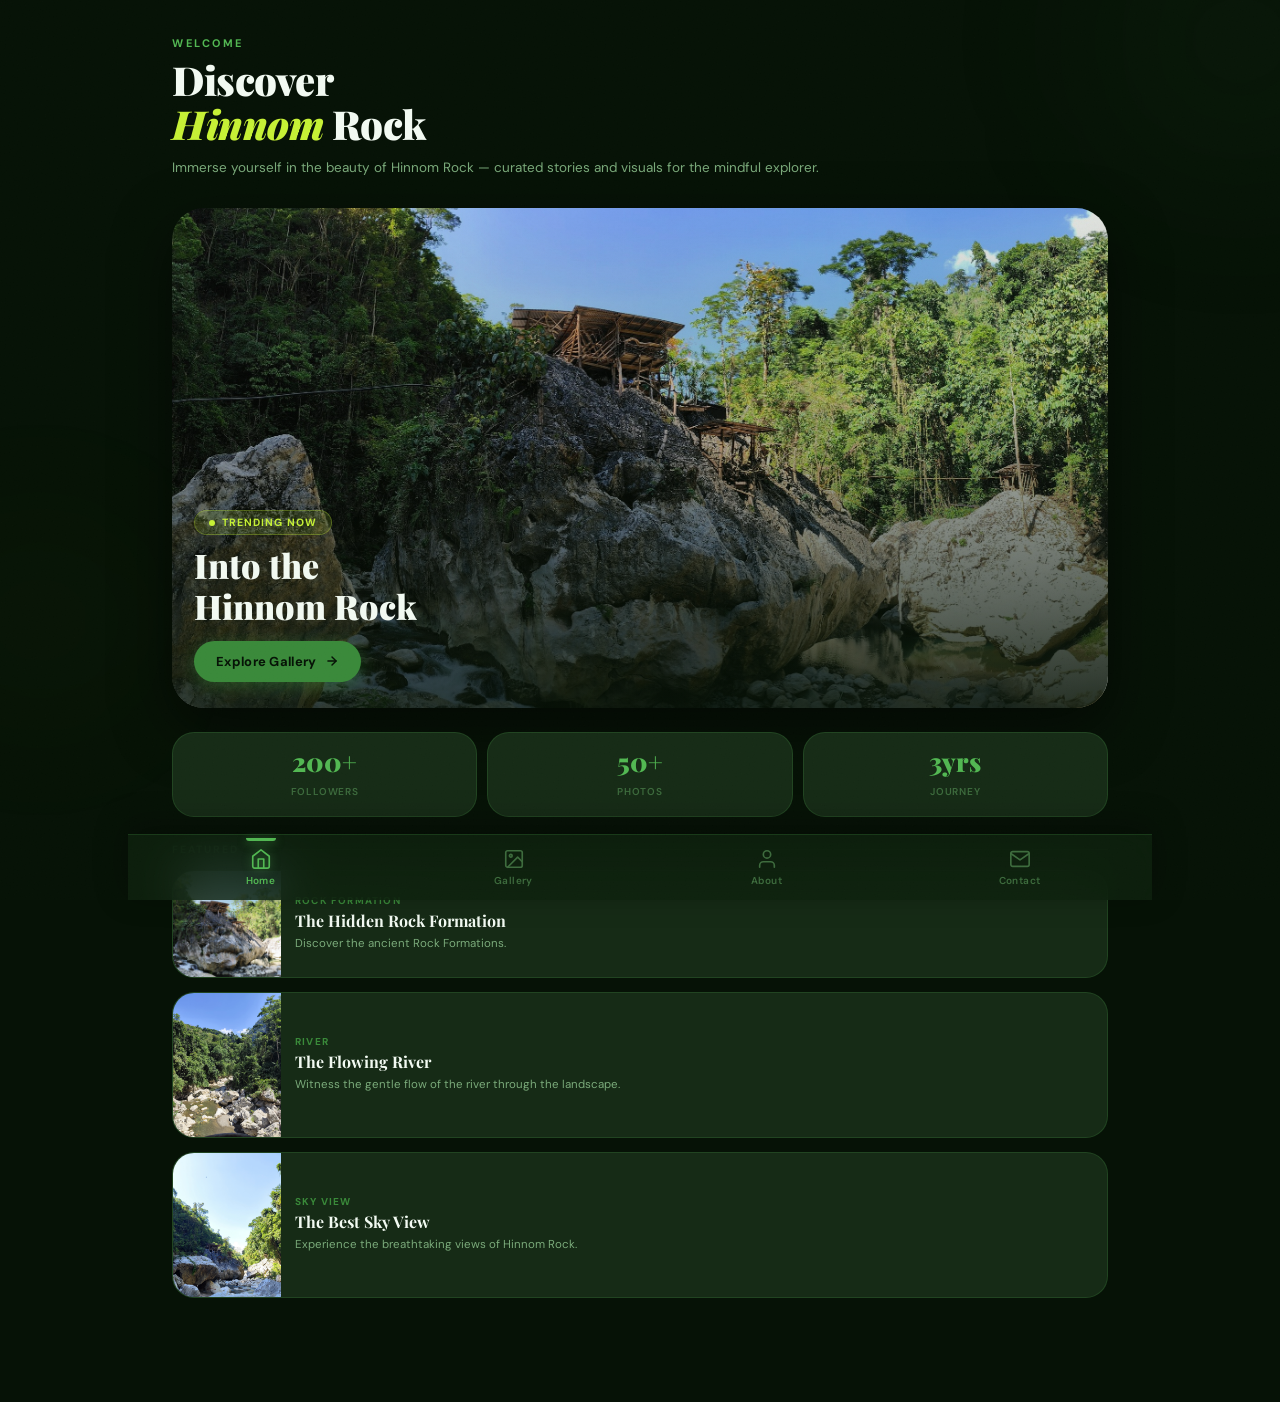
<file: index.html>
<!DOCTYPE html>
<html lang="en">
<head>
  <meta charset="UTF-8" />
  <meta name="viewport" content="width=device-width, initial-scale=1.0, maximum-scale=1.0, user-scalable=no" />
  <meta name="theme-color" content="#061206" />
  <meta name="description" content="Hinnom Rock — Discover nature's finest through curated photography and stories." />
  <title>Hinnom Rock — Home</title>
  <link rel="stylesheet" href="style.css" />
</head>
<body>

  <div class="glow-orb glow-orb-1"></div>
  <div class="glow-orb glow-orb-2"></div>

  <main class="page">

    <!-- Header -->
    <header class="ph">
      <span class="ph-eyebrow">Welcome</span>
      <h1 class="ph-title">Discover<br /><em>Hinnom</em> Rock</h1>
      <p class="ph-sub">Immerse yourself in the beauty of Hinnom Rock — curated stories and visuals for the mindful explorer.</p>
    </header>

    <!-- Hero -->
    <div class="hero reveal">
      <img
        class="hero-img"
        src="background/home-bg.jpg"
        alt="Sunlit forest canopy"
        loading="eager"
      />
      <div class="hero-grad"></div>
      <div class="hero-body">
        <div class="hero-pill">
          <span class="hero-dot"></span>
          Trending Now
        </div>
        <h2 class="hero-title">Into the<br />Hinnom Rock</h2>
        <a href="gallery.html" class="hero-btn">
          Explore Gallery
          <svg viewBox="0 0 24 24"><line x1="5" y1="12" x2="19" y2="12"/><polyline points="12 5 19 12 12 19"/></svg>
        </a>
      </div>
    </div>

    <!-- Stats -->
    <div class="stats">
      <div class="stat reveal"><span class="stat-n">200+</span><span class="stat-l">Followers</span></div>
      <div class="stat reveal"><span class="stat-n">50+</span><span class="stat-l">Photos</span></div>
      <div class="stat reveal"><span class="stat-n">3yrs</span><span class="stat-l">Journey</span></div>
    </div>

    <!-- Feature Cards -->
    <p class="sec-label reveal">Featured</p>

    <article class="card reveal">
      <div class="card-thumb">
        <img
          src="images/Rock-Formation.jpg"
          alt="Forest path through ancient trees"
          loading="lazy"
        />
      </div>
      <div class="card-body">
        <span class="card-tag">Rock Formation</span>
        <h3 class="card-title">The Hidden Rock Formation</h3>
        <p class="card-desc">Discover the ancient Rock Formations.</p>
      </div>
    </article>

    <article class="card reveal">
      <div class="card-thumb">
        <img
          src="images/River.jpg"
          alt="Alpine meadow at dawn"
          loading="lazy"
        />
      </div>
      <div class="card-body">
        <span class="card-tag">River</span>
        <h3 class="card-title">The Flowing River</h3>
        <p class="card-desc">Witness the gentle flow of the river through the landscape.</p>
      </div>
    </article>

    <article class="card reveal">
      <div class="card-thumb">
        <img
          src="images/Sky.jpg"
          alt="Deep jungle vegetation"
          loading="lazy"
        />
      </div>
      <div class="card-body">
        <span class="card-tag">Sky View</span>
        <h3 class="card-title">The Best Sky View</h3>
        <p class="card-desc">Experience the breathtaking views of Hinnom Rock.</p>
      </div>
    </article>

  </main>

  <!-- Bottom Nav -->
  <nav class="nav">
    <a href="index.html" class="nav-link active" aria-label="Home">
      <svg viewBox="0 0 24 24"><path d="M3 9l9-7 9 7v11a2 2 0 01-2 2H5a2 2 0 01-2-2z"/><polyline points="9 22 9 12 15 12 15 22"/></svg>
      <span>Home</span>
    </a>
    <a href="gallery.html" class="nav-link" aria-label="Gallery">
      <svg viewBox="0 0 24 24"><rect x="3" y="3" width="18" height="18" rx="2"/><circle cx="8.5" cy="8.5" r="1.5"/><polyline points="21 15 16 10 5 21"/></svg>
      <span>Gallery</span>
    </a>
    <a href="about.html" class="nav-link" aria-label="About">
      <svg viewBox="0 0 24 24"><path d="M20 21v-2a4 4 0 00-4-4H8a4 4 0 00-4 4v2"/><circle cx="12" cy="7" r="4"/></svg>
      <span>About</span>
    </a>
    <a href="contact.html" class="nav-link" aria-label="Contact">
      <svg viewBox="0 0 24 24"><path d="M4 4h16c1.1 0 2 .9 2 2v12c0 1.1-.9 2-2 2H4c-1.1 0-2-.9-2-2V6c0-1.1.9-2 2-2z"/><polyline points="22,6 12,13 2,6"/></svg>
      <span>Contact</span>
    </a>
  </nav>

  <script src="app.js"></script>
</body>
</html>
</file>
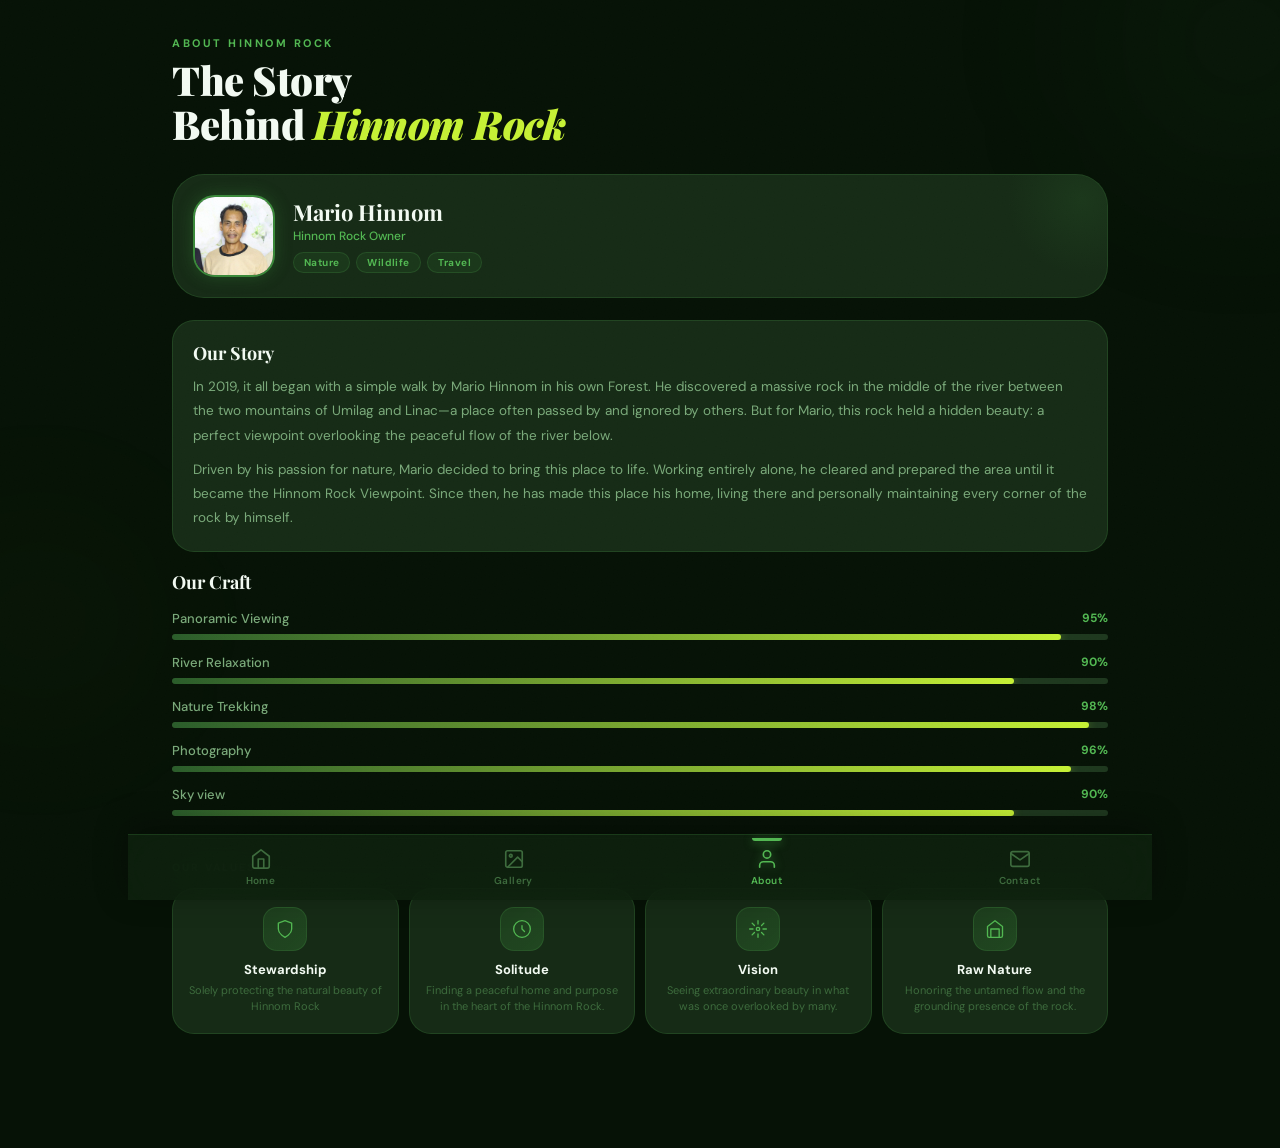
<file: about.html>
<!DOCTYPE html>
<html lang="en">
<head>
  <meta charset="UTF-8" />
  <meta name="viewport" content="width=device-width, initial-scale=1.0, maximum-scale=1.0, user-scalable=no" />
  <meta name="theme-color" content="#061206" />
  <meta name="description" content="Hinnom Rock — About us, our story and our craft." />
  <title>Hinnom Rock — About</title>
  <link rel="stylesheet" href="style.css" />
</head>
<body>

  <div class="glow-orb glow-orb-1"></div>
  <div class="glow-orb glow-orb-2"></div>

  <main class="page">

    <header class="ph">
      <span class="ph-eyebrow">About Hinnom Rock</span>
      <h1 class="ph-title">The Story<br />Behind <em>Hinnom Rock</em></h1>
    </header>

    <!-- Profile -->
    <div class="profile-wrap reveal">
      <div class="av">
        <img
          src="images/Mario.jpg"
          alt="Mario Hinnom — photographer"
          loading="eager"
        />
      </div>
      <div class="pinfo">
        <h2 class="pname">Mario Hinnom</h2>
        <p class="prole">Hinnom Rock Owner</p>
        <div class="badges">
          <span class="badge">Nature</span>
          <span class="badge">Wildlife</span>
          <span class="badge">Travel</span>
        </div>
      </div>
    </div>

    <!-- Bio -->
    <div class="about-box reveal">
      <h3>Our Story</h3>
      <p>
        In 2019, it all began with a simple walk by Mario Hinnom in his own Forest. He discovered a massive rock in the middle of the river between the two mountains of Umilag and Linac—a place often passed by and ignored by others. But for Mario, this rock held a hidden beauty: a perfect viewpoint overlooking the peaceful flow of the river below.
      </p>
      <p>
        Driven by his passion for nature, Mario decided to bring this place to life. Working entirely alone, he cleared and prepared the area until it became the Hinnom Rock Viewpoint. Since then, he has made this place his home, living there and personally maintaining every corner of the rock by himself.
      </p>
    </div>

    <!-- Skills -->
    <div class="skills-section reveal">
      <h3>Our Craft</h3>

      <div class="sk">
        <div class="sk-row">
          <span class="sk-name">Panoramic Viewing</span>
          <span class="sk-pct">95%</span>
        </div>
        <div class="sk-bar"><div class="sk-fill" style="--w:95%"></div></div>
      </div>

      <div class="sk">
        <div class="sk-row">
          <span class="sk-name">River Relaxation</span>
          <span class="sk-pct">90%</span>
        </div>
        <div class="sk-bar"><div class="sk-fill" style="--w:90%"></div></div>
      </div>

      <div class="sk">
        <div class="sk-row">
          <span class="sk-name">Nature Trekking</span>
          <span class="sk-pct">98%</span>
        </div>
        <div class="sk-bar"><div class="sk-fill" style="--w:98%"></div></div>
      </div>

      <div class="sk">
        <div class="sk-row">
          <span class="sk-name">Photography</span>
          <span class="sk-pct">96%</span>
        </div>
        <div class="sk-bar"><div class="sk-fill" style="--w:96%"></div></div>
      </div>

      <div class="sk">
        <div class="sk-row">
          <span class="sk-name">Sky view</span>
          <span class="sk-pct">90%</span>
        </div>
        <div class="sk-bar"><div class="sk-fill" style="--w:90%"></div></div>
      </div>

    </div>

    <div class="divider"></div>

    <!-- Values -->
    <p class="sec-label reveal">Our Values</p>

    <div class="vals reveal">
      <div class="val">
        <div class="val-icon">
          <svg viewBox="0 0 24 24" fill="none" stroke="currentColor" stroke-width="1.6" stroke-linecap="round" stroke-linejoin="round"><path d="M12 22s8-4 8-10V5l-8-3-8 3v7c0 6 8 10 8 10z"/></svg>
        </div>
        <h4 class="val-title">Stewardship</h4>
        <p class="val-desc">Solely protecting the natural beauty of Hinnom Rock</p>
      </div>
      <div class="val">
        <div class="val-icon">
          <svg viewBox="0 0 24 24" fill="none" stroke="currentColor" stroke-width="1.6" stroke-linecap="round" stroke-linejoin="round"><circle cx="12" cy="12" r="10"/><path d="M12 8v4l3 3"/></svg>
        </div>
        <h4 class="val-title">Solitude</h4>
        <p class="val-desc">Finding a peaceful home and purpose in the heart of the Hinnom Rock.</p>
      </div>
      <div class="val">
        <div class="val-icon">
          <svg viewBox="0 0 24 24" fill="none" stroke="currentColor" stroke-width="1.6" stroke-linecap="round" stroke-linejoin="round"><circle cx="12" cy="12" r="2"/><path d="M12 2v4M12 18v4M4.93 4.93l2.83 2.83M16.24 16.24l2.83 2.83M2 12h4M18 12h4M4.93 19.07l2.83-2.83M16.24 7.76l2.83-2.83"/></svg>
        </div>
        <h4 class="val-title">Vision</h4>
        <p class="val-desc">Seeing extraordinary beauty in what was once overlooked by many.</p>
      </div>
      <div class="val">
        <div class="val-icon">
          <svg viewBox="0 0 24 24" fill="none" stroke="currentColor" stroke-width="1.6" stroke-linecap="round" stroke-linejoin="round"><path d="M3 9l9-7 9 7v11a2 2 0 01-2 2H5a2 2 0 01-2-2z"/><path d="M17 22V12H7v10"/></svg>
        </div>
        <h4 class="val-title">Raw Nature</h4>
        <p class="val-desc">Honoring the untamed flow and the grounding presence of the rock.</p>
      </div>
    </div>

  </main>

  <!-- Bottom Nav -->
  <nav class="nav">
    <a href="index.html" class="nav-link" aria-label="Home">
      <svg viewBox="0 0 24 24"><path d="M3 9l9-7 9 7v11a2 2 0 01-2 2H5a2 2 0 01-2-2z"/><polyline points="9 22 9 12 15 12 15 22"/></svg>
      <span>Home</span>
    </a>
    <a href="gallery.html" class="nav-link" aria-label="Gallery">
      <svg viewBox="0 0 24 24"><rect x="3" y="3" width="18" height="18" rx="2"/><circle cx="8.5" cy="8.5" r="1.5"/><polyline points="21 15 16 10 5 21"/></svg>
      <span>Gallery</span>
    </a>
    <a href="about.html" class="nav-link active" aria-label="About">
      <svg viewBox="0 0 24 24"><path d="M20 21v-2a4 4 0 00-4-4H8a4 4 0 00-4 4v2"/><circle cx="12" cy="7" r="4"/></svg>
      <span>About</span>
    </a>
    <a href="contact.html" class="nav-link" aria-label="Contact">
      <svg viewBox="0 0 24 24"><path d="M4 4h16c1.1 0 2 .9 2 2v12c0 1.1-.9 2-2 2H4c-1.1 0-2-.9-2-2V6c0-1.1.9-2 2-2z"/><polyline points="22,6 12,13 2,6"/></svg>
      <span>Contact</span>
    </a>
  </nav>

  <script src="app.js"></script>
</body>
</html>
</file>
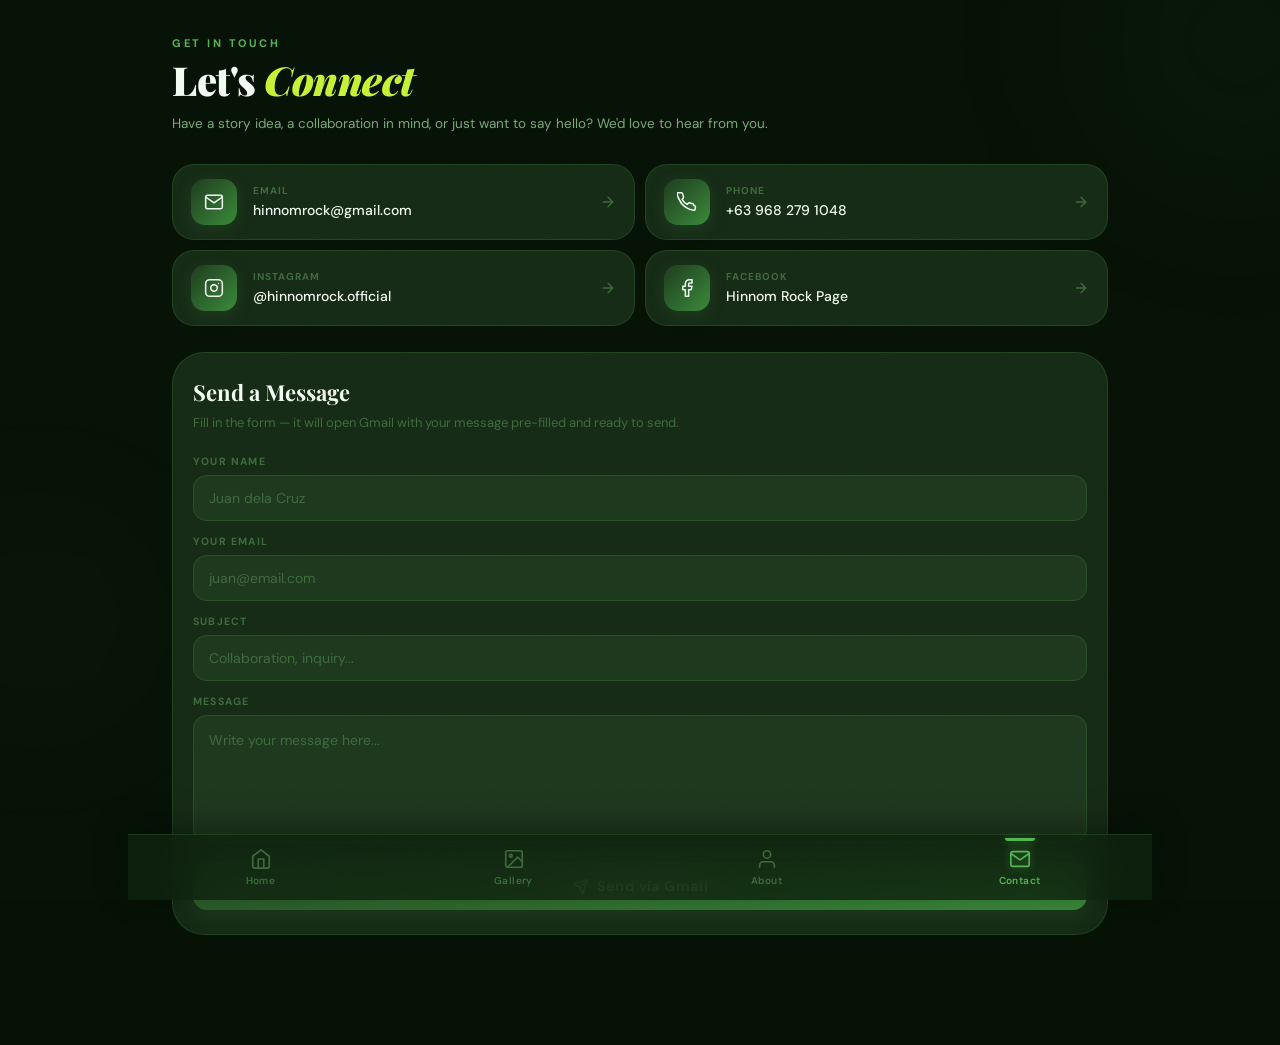
<file: contact.html>
<!DOCTYPE html>
<html lang="en">
<head>
  <meta charset="UTF-8" />
  <meta name="viewport" content="width=device-width, initial-scale=1.0, maximum-scale=1.0, user-scalable=no" />
  <meta name="theme-color" content="#061206" />
  <meta name="description" content="Hinnom Rock — Contact us." />
  <title>Hinnom Rock — Contact</title>
  <link rel="stylesheet" href="style.css" />
</head>
<body>

  <div class="glow-orb glow-orb-1"></div>
  <div class="glow-orb glow-orb-2"></div>

  <main class="page">

    <header class="ph">
      <span class="ph-eyebrow">Get In Touch</span>
      <h1 class="ph-title">Let's <em>Connect</em></h1>
      <p class="ph-sub">Have a story idea, a collaboration in mind, or just want to say hello? We'd love to hear from you.</p>
    </header>

    <!-- Quick Contact Links -->
    <div class="c-methods reveal">

      <a href="mailto:bunnagwilkin@gmail.com" class="c-card">
        <div class="c-ico">
          <svg viewBox="0 0 24 24" fill="none" stroke="currentColor" stroke-width="1.8" stroke-linecap="round" stroke-linejoin="round"><path d="M4 4h16c1.1 0 2 .9 2 2v12c0 1.1-.9 2-2 2H4c-1.1 0-2-.9-2-2V6c0-1.1.9-2 2-2z"/><polyline points="22,6 12,13 2,6"/></svg>
        </div>
        <div class="c-info">
          <span class="c-type">Email</span>
          <span class="c-val">hinnomrock@gmail.com</span>
        </div>
        <svg class="c-arr-svg" viewBox="0 0 24 24" fill="none" stroke="currentColor" stroke-width="2" stroke-linecap="round" stroke-linejoin="round"><line x1="5" y1="12" x2="19" y2="12"/><polyline points="12 5 19 12 12 19"/></svg>
      </a>

      <a href="tel:+639682791048" class="c-card">
        <div class="c-ico">
          <svg viewBox="0 0 24 24" fill="none" stroke="currentColor" stroke-width="1.8" stroke-linecap="round" stroke-linejoin="round"><path d="M22 16.92v3a2 2 0 01-2.18 2 19.79 19.79 0 01-8.63-3.07A19.5 19.5 0 013.07 9.81a19.79 19.79 0 01-3.07-8.68A2 2 0 012 .99h3a2 2 0 012 1.72c.127.96.361 1.903.7 2.81a2 2 0 01-.45 2.11L6.09 8.91a16 16 0 006 6l1.27-1.27a2 2 0 012.11-.45c.907.339 1.85.573 2.81.7a2 2 0 011.72 2.02z"/></svg>
        </div>
        <div class="c-info">
          <span class="c-type">Phone</span>
          <span class="c-val">+63 968 279 1048</span>
        </div>
        <svg class="c-arr-svg" viewBox="0 0 24 24" fill="none" stroke="currentColor" stroke-width="2" stroke-linecap="round" stroke-linejoin="round"><line x1="5" y1="12" x2="19" y2="12"/><polyline points="12 5 19 12 12 19"/></svg>
      </a>

      <a href="#" target="_blank" rel="noopener noreferrer" class="c-card">
        <div class="c-ico">
          <svg viewBox="0 0 24 24" fill="none" stroke="currentColor" stroke-width="1.8" stroke-linecap="round" stroke-linejoin="round"><rect x="2" y="2" width="20" height="20" rx="5"/><path d="M16 11.37A4 4 0 1112.63 8 4 4 0 0116 11.37z"/><line x1="17.5" y1="6.5" x2="17.51" y2="6.5"/></svg>
        </div>
        <div class="c-info">
          <span class="c-type">Instagram</span>
          <span class="c-val">@hinnomrock.official</span>
        </div>
        <svg class="c-arr-svg" viewBox="0 0 24 24" fill="none" stroke="currentColor" stroke-width="2" stroke-linecap="round" stroke-linejoin="round"><line x1="5" y1="12" x2="19" y2="12"/><polyline points="12 5 19 12 12 19"/></svg>
      </a>

      <a href="https://www.facebook.com/profile.php?id=61573408268563&mibextid=wwXIfr&mibextid=wwXIfr" target="_blank" rel="noopener noreferrer" class="c-card">
        <div class="c-ico">
          <svg viewBox="0 0 24 24" fill="none" stroke="currentColor" stroke-width="1.8" stroke-linecap="round" stroke-linejoin="round"><path d="M18 2h-3a5 5 0 00-5 5v3H7v4h3v8h4v-8h3l1-4h-4V7a1 1 0 011-1h3z"/></svg>
        </div>
        <div class="c-info">
          <span class="c-type">Facebook</span>
          <span class="c-val">Hinnom Rock Page</span>
        </div>
        <svg class="c-arr-svg" viewBox="0 0 24 24" fill="none" stroke="currentColor" stroke-width="2" stroke-linecap="round" stroke-linejoin="round"><line x1="5" y1="12" x2="19" y2="12"/><polyline points="12 5 19 12 12 19"/></svg>
      </a>

    </div>

    <!-- Contact Form -->
    <div class="c-form-wrap reveal">
      <h3>Send a Message</h3>
      <p class="c-form-sub">Fill in the form — it will open Gmail with your message pre-filled and ready to send.</p>

      <div id="formBody">

        <div class="fg">
          <label class="fl" for="iName">Your Name</label>
          <input class="fi" type="text" id="iName" placeholder="Juan dela Cruz" autocomplete="name" />
        </div>

        <div class="fg">
          <label class="fl" for="iEmail">Your Email</label>
          <input class="fi" type="email" id="iEmail" placeholder="juan@email.com" autocomplete="email" />
        </div>

        <div class="fg">
          <label class="fl" for="iSubject">Subject</label>
          <input class="fi" type="text" id="iSubject" placeholder="Collaboration, inquiry..." />
        </div>

        <div class="fg">
          <label class="fl" for="iMsg">Message</label>
          <textarea class="fta" id="iMsg" placeholder="Write your message here..."></textarea>
        </div>

        <button class="f-submit" id="sendBtn" type="button">
          <svg viewBox="0 0 24 24" fill="none" stroke="currentColor" stroke-width="2" stroke-linecap="round" stroke-linejoin="round"><line x1="22" y1="2" x2="11" y2="13"/><polygon points="22 2 15 22 11 13 2 9 22 2"/></svg>
          Send via Gmail
        </button>

      </div>

      <!-- Success message shown after send -->
      <div class="f-success" id="formSuccess">
        <div class="f-success-icon">
          <svg viewBox="0 0 24 24" fill="none" stroke="currentColor" stroke-width="1.5" stroke-linecap="round" stroke-linejoin="round"><path d="M22 11.08V12a10 10 0 11-5.93-9.14"/><polyline points="22 4 12 14.01 9 11.01"/></svg>
        </div>
        <h3>Gmail Opened!</h3>
        <p>Your message has been pre-filled in Gmail. Just tap Send — we'll get back to you soon.</p>
      </div>

    </div>

  </main>

  <!-- Bottom Nav -->
  <nav class="nav">
    <a href="index.html" class="nav-link" aria-label="Home">
      <svg viewBox="0 0 24 24"><path d="M3 9l9-7 9 7v11a2 2 0 01-2 2H5a2 2 0 01-2-2z"/><polyline points="9 22 9 12 15 12 15 22"/></svg>
      <span>Home</span>
    </a>
    <a href="gallery.html" class="nav-link" aria-label="Gallery">
      <svg viewBox="0 0 24 24"><rect x="3" y="3" width="18" height="18" rx="2"/><circle cx="8.5" cy="8.5" r="1.5"/><polyline points="21 15 16 10 5 21"/></svg>
      <span>Gallery</span>
    </a>
    <a href="about.html" class="nav-link" aria-label="About">
      <svg viewBox="0 0 24 24"><path d="M20 21v-2a4 4 0 00-4-4H8a4 4 0 00-4 4v2"/><circle cx="12" cy="7" r="4"/></svg>
      <span>About</span>
    </a>
    <a href="contact.html" class="nav-link active" aria-label="Contact">
      <svg viewBox="0 0 24 24"><path d="M4 4h16c1.1 0 2 .9 2 2v12c0 1.1-.9 2-2 2H4c-1.1 0-2-.9-2-2V6c0-1.1.9-2 2-2z"/><polyline points="22,6 12,13 2,6"/></svg>
      <span>Contact</span>
    </a>
  </nav>

  <script src="app.js"></script>
</body>
</html>
</file>
<file: style.css>
/* ============================================================
   VERDE — style.css
   Single stylesheet for: Home | Gallery | About | Contact
   ============================================================ */

@import url('https://fonts.googleapis.com/css2?family=Playfair+Display:ital,wght@0,700;0,900;1,700&family=DM+Sans:wght@300;400;500;600;700&display=swap');

/* ============================================================
   CSS VARIABLES
   ============================================================ */
:root {
  --g900: #061206;
  --g800: #0c1e0c;
  --g700: #152815;
  --g600: #1e3c1e;
  --g500: #2a5c2a;
  --g400: #3a8a3a;
  --g300: #52b852;
  --g200: #8fd88f;
  --g100: #c5eec5;
  --g50:  #eafaea;

  --lime:   #c6f135;
  --gold:   #d4b96a;
  --white:  #f2faf2;
  --muted:  #7aaa7a;
  --dim:    #3d6b3d;
  --dark:   #061206;

  --surface1: #0e220e;
  --surface2: #162b16;
  --surface3: #1e381e;
  --surface4: #274527;

  --border:       rgba(82, 184, 82, 0.18);
  --border-hover: rgba(82, 184, 82, 0.45);
  --glow-sm:      0 0 16px rgba(58,138,58,0.35);
  --glow-md:      0 0 32px rgba(58,138,58,0.45);
  --glow-lg:      0 0 64px rgba(58,138,58,0.55);

  --r-sm:   8px;
  --r-md:   14px;
  --r-lg:   22px;
  --r-xl:   32px;
  --r-full: 9999px;

  --sh-card:     0 8px 24px rgba(0,0,0,0.45);
  --sh-elevated: 0 20px 56px rgba(0,0,0,0.55);

  --ease: cubic-bezier(0.4,0,0.2,1);
  --t:  all 0.28s var(--ease);
  --ts: all 0.55s var(--ease);

  --nav-h:   66px;
  --max-w:   480px;
}

/* ============================================================
   RESET
   ============================================================ */
*, *::before, *::after { margin:0; padding:0; box-sizing:border-box; }
html { font-size:16px; scroll-behavior:smooth; -webkit-text-size-adjust:100%; }

body {
  font-family: 'DM Sans', sans-serif;
  background: var(--g900);
  color: var(--white);
  min-height: 100vh;
  overflow-x: hidden;
  max-width: var(--max-w);
  margin: 0 auto;
  padding-bottom: calc(var(--nav-h) + 24px);
}

img   { display:block; max-width:100%; height:auto; }
a     { text-decoration:none; color:inherit; }
button, input, textarea, select { font-family:inherit; }
button { cursor:pointer; border:none; background:none; }
ul     { list-style:none; }

/* Grain overlay */
body::after {
  content:'';
  position:fixed;
  inset:0;
  pointer-events:none;
  z-index:9998;
  background-image: url("data:image/svg+xml,%3Csvg xmlns='http://www.w3.org/2000/svg' width='300' height='300'%3E%3Cfilter id='n'%3E%3CfeTurbulence type='fractalNoise' baseFrequency='0.75' numOctaves='4' stitchTiles='stitch'/%3E%3C/filter%3E%3Crect width='300' height='300' filter='url(%23n)' opacity='0.035'/%3E%3C/svg%3E");
  opacity:0.5;
}

/* ============================================================
   AMBIENT GLOWS
   ============================================================ */
.glow-orb {
  position:fixed;
  border-radius:50%;
  pointer-events:none;
  z-index:0;
  filter:blur(90px);
}
.glow-orb-1 {
  width:320px; height:320px;
  background:radial-gradient(circle, rgba(42,92,42,0.18) 0%, transparent 70%);
  top:-120px; right:-120px;
}
.glow-orb-2 {
  width:240px; height:240px;
  background:radial-gradient(circle, rgba(198,241,53,0.06) 0%, transparent 70%);
  bottom:160px; left:-80px;
}

/* ============================================================
   PAGE WRAPPER
   ============================================================ */
.page {
  position:relative;
  z-index:1;
  padding:28px 20px 0;
}

/* ============================================================
   BOTTOM NAV
   ============================================================ */
.nav {
  position:fixed;
  bottom:0; left:50%;
  transform:translateX(-50%);
  width:100%; max-width:var(--max-w);
  height:var(--nav-h);
  background:rgba(14,34,14,0.82);
  backdrop-filter:blur(24px);
  -webkit-backdrop-filter:blur(24px);
  border-top:1px solid var(--border);
  display:flex;
  align-items:center;
  justify-content:space-around;
  padding:0 6px;
  z-index:999;
  box-shadow:0 -8px 32px rgba(0,0,0,0.35);
}

.nav-link {
  display:flex;
  flex-direction:column;
  align-items:center;
  gap:4px;
  padding:10px 14px;
  border-radius:var(--r-md);
  transition:var(--t);
  flex:1;
  position:relative;
}
.nav-link svg {
  width:22px; height:22px;
  stroke:var(--dim);
  fill:none;
  stroke-width:1.8;
  stroke-linecap:round;
  stroke-linejoin:round;
  transition:var(--t);
}
.nav-link span {
  font-size:10px;
  font-weight:600;
  color:var(--dim);
  letter-spacing:0.4px;
  transition:var(--t);
}
.nav-link.active svg,
.nav-link:hover  svg  { stroke:var(--g300); filter:drop-shadow(0 0 4px rgba(82,184,82,0.5)); }
.nav-link.active span,
.nav-link:hover  span { color:var(--g300); }

.nav-link.active::before {
  content:'';
  position:absolute;
  top:0; left:50%;
  transform:translateX(-50%);
  width:30px; height:2.5px;
  background:var(--g300);
  border-radius:0 0 4px 4px;
  box-shadow:0 2px 8px rgba(82,184,82,0.55);
}

/* ============================================================
   PAGE HEADER
   ============================================================ */
.ph {
  margin-bottom:28px;
}
.ph-eyebrow {
  display:block;
  font-size:11px;
  font-weight:700;
  color:var(--g300);
  letter-spacing:2.5px;
  text-transform:uppercase;
  margin-bottom:8px;
}
.ph-title {
  font-family:'Playfair Display', serif;
  font-size:34px;
  font-weight:900;
  line-height:1.1;
  letter-spacing:-0.5px;
}
.ph-title em { font-style:italic; color:var(--lime); }
.ph-sub {
  margin-top:10px;
  font-size:13.5px;
  color:var(--muted);
  line-height:1.75;
}

/* ============================================================
   SECTION LABEL
   ============================================================ */
.sec-label {
  display:flex;
  align-items:center;
  gap:10px;
  font-size:10.5px;
  font-weight:700;
  color:var(--dim);
  letter-spacing:2px;
  text-transform:uppercase;
  margin-bottom:14px;
}
.sec-label::after {
  content:'';
  flex:1;
  height:1px;
  background:var(--border);
}

/* ============================================================
   HOME — HERO CARD
   ============================================================ */
.hero {
  position:relative;
  border-radius:var(--r-xl);
  overflow:hidden;
  height:370px;
  margin-bottom:24px;
  box-shadow:var(--sh-elevated);
}
.hero-img {
  width:100%; height:100%;
  object-fit:cover;
  object-position:center;
}
.hero-grad {
  position:absolute;
  inset:0;
  background:linear-gradient(
    175deg,
    rgba(6,18,6,0.05) 0%,
    rgba(6,18,6,0.25) 45%,
    rgba(6,18,6,0.88) 100%
  );
}
.hero-body {
  position:absolute;
  bottom:0; left:0; right:0;
  padding:26px 22px;
}
.hero-pill {
  display:inline-flex;
  align-items:center;
  gap:7px;
  background:rgba(198,241,53,0.12);
  border:1px solid rgba(198,241,53,0.28);
  border-radius:var(--r-full);
  padding:5px 14px;
  font-size:10.5px;
  font-weight:700;
  color:var(--lime);
  letter-spacing:1px;
  text-transform:uppercase;
  margin-bottom:10px;
}
.hero-dot {
  width:6px; height:6px;
  background:var(--lime);
  border-radius:50%;
  animation:pulse 2s ease-in-out infinite;
}
@keyframes pulse {
  0%,100% { opacity:1; transform:scale(1); }
  50%      { opacity:0.4; transform:scale(0.65); }
}
.hero-title {
  font-family:'Playfair Display', serif;
  font-size:28px;
  font-weight:900;
  line-height:1.2;
  margin-bottom:14px;
}
.hero-btn {
  display:inline-flex;
  align-items:center;
  gap:8px;
  background:var(--g400);
  color:var(--dark);
  border-radius:var(--r-full);
  padding:12px 22px;
  font-size:13px;
  font-weight:700;
  letter-spacing:0.3px;
  transition:var(--t);
  box-shadow:0 4px 18px rgba(58,138,58,0.45);
}
.hero-btn:hover, .hero-btn:active {
  background:var(--lime);
  transform:scale(1.04);
  box-shadow:0 6px 24px rgba(198,241,53,0.4);
}
.hero-btn svg {
  width:14px; height:14px;
  stroke:currentColor;
  fill:none;
  stroke-width:2.5;
  stroke-linecap:round;
  stroke-linejoin:round;
  transition:var(--t);
}
.hero-btn:hover svg { transform:translateX(3px); }

/* ============================================================
   HOME — STATS
   ============================================================ */
.stats {
  display:grid;
  grid-template-columns:repeat(3,1fr);
  gap:10px;
  margin-bottom:26px;
}
.stat {
  background:var(--surface2);
  border:1px solid var(--border);
  border-radius:var(--r-lg);
  padding:16px 10px;
  text-align:center;
  transition:var(--t);
}
.stat:hover {
  border-color:var(--border-hover);
  box-shadow:var(--glow-sm);
  transform:translateY(-2px);
}
.stat-n {
  display:block;
  font-family:'Playfair Display', serif;
  font-size:26px;
  font-weight:900;
  color:var(--g300);
  line-height:1;
  margin-bottom:4px;
}
.stat-l {
  font-size:10px;
  font-weight:600;
  color:var(--dim);
  letter-spacing:0.8px;
  text-transform:uppercase;
}

/* ============================================================
   HOME — FEATURE CARDS
   ============================================================ */
.card {
  display:flex;
  align-items:stretch;
  min-height:108px;
  background:var(--surface2);
  border:1px solid var(--border);
  border-radius:var(--r-lg);
  overflow:hidden;
  margin-bottom:14px;
  transition:var(--t);
}
.card:hover {
  border-color:var(--border-hover);
  transform:translateX(4px);
  box-shadow:var(--glow-sm);
}
.card-thumb {
  width:108px;
  flex-shrink:0;
  overflow:hidden;
}
.card-thumb img {
  width:100%; height:100%;
  object-fit:cover;
  transition:transform 0.5s var(--ease);
}
.card:hover .card-thumb img { transform:scale(1.08); }
.card-body {
  padding:14px;
  display:flex;
  flex-direction:column;
  justify-content:center;
  flex:1;
  gap:4px;
}
.card-tag {
  font-size:10px;
  font-weight:700;
  color:var(--g400);
  letter-spacing:1.2px;
  text-transform:uppercase;
}
.card-title {
  font-family:'Playfair Display', serif;
  font-size:16px;
  font-weight:700;
  line-height:1.3;
}
.card-desc {
  font-size:11.5px;
  color:var(--muted);
  line-height:1.6;
}

/* ============================================================
   GALLERY
   ============================================================ */
.gf-wrap {
  display:flex;
  gap:8px;
  overflow-x:auto;
  padding-bottom:4px;
  margin-bottom:20px;
  scrollbar-width:none;
}
.gf-wrap::-webkit-scrollbar { display:none; }
.gf-btn {
  flex-shrink:0;
  padding:7px 16px;
  border-radius:var(--r-full);
  font-size:12px;
  font-weight:600;
  letter-spacing:0.4px;
  border:1px solid var(--border);
  color:var(--dim);
  background:var(--surface2);
  transition:var(--t);
}
.gf-btn.active, .gf-btn:hover {
  background:var(--g500);
  border-color:var(--border-hover);
  color:var(--white);
  box-shadow:0 4px 12px rgba(42,92,42,0.4);
}

.gallery-grid {
  display:grid;
  grid-template-columns:repeat(2,1fr);
  gap:10px;
  margin-bottom:20px;
}
.g-item {
  border-radius:var(--r-md);
  overflow:hidden;
  position:relative;
  aspect-ratio:3/4;
  background:var(--surface3);
  box-shadow:var(--sh-card);
  transition:var(--t);
  cursor:pointer;
}
.g-item.wide {
  grid-column:1/-1;
  aspect-ratio:16/9;
}
.g-item img {
  width:100%; height:100%;
  object-fit:cover;
  transition:transform 0.6s var(--ease);
}
.g-item:hover { transform:scale(0.975); box-shadow:var(--glow-md); }
.g-item:hover img { transform:scale(1.06); }

.g-overlay {
  position:absolute;
  inset:0;
  background:linear-gradient(180deg, transparent 50%, rgba(6,18,6,0.88) 100%);
  display:flex;
  align-items:flex-end;
  padding:12px;
  opacity:0;
  transition:var(--t);
}
.g-item:hover .g-overlay { opacity:1; }
.g-label {
  font-size:11.5px;
  font-weight:600;
  color:var(--white);
}
.g-icon {
  position:absolute;
  top:50%; left:50%;
  transform:translate(-50%,-50%) scale(0.8);
  width:42px; height:42px;
  background:rgba(6,18,6,0.55);
  -webkit-backdrop-filter: blur(8px);
  backdrop-filter:blur(8px);
  border:1.5px solid rgba(255,255,255,0.22);
  border-radius:50%;
  display:flex; align-items:center; justify-content:center;
  opacity:0;
  transition:var(--t);
}
.g-icon svg {
  width:18px; height:18px;
  stroke:var(--white);
  fill:none;
  stroke-width:2;
  stroke-linecap:round;
  stroke-linejoin:round;
}
.g-item:hover .g-icon { opacity:1; transform:translate(-50%,-50%) scale(1); }

/* Lightbox */
.lb {
  position:fixed; inset:0;
  background:rgba(0,0,0,0.96);
  z-index:9999;
  display:flex; align-items:center; justify-content:center;
  padding:20px;
  opacity:0; pointer-events:none;
  transition:opacity 0.3s var(--ease);
}
.lb.open { opacity:1; pointer-events:all; }
.lb-img {
  max-width:100%; max-height:82vh;
  border-radius:var(--r-md);
  object-fit:contain;
  box-shadow:var(--sh-elevated);
  transform:scale(0.95);
  transition:transform 0.35s var(--ease);
}
.lb.open .lb-img { transform:scale(1); }
.lb-close {
  position:absolute; top:18px; right:18px;
  width:42px; height:42px;
  background:var(--surface3);
  border:1px solid var(--border);
  border-radius:50%;
  display:flex; align-items:center; justify-content:center;
  font-size:18px;
  color:var(--white);
  cursor:pointer;
  transition:var(--t);
}
.lb-close:hover { background:var(--g500); border-color:var(--border-hover); }
.lb-caption {
  position:absolute;
  bottom:28px; left:50%;
  transform:translateX(-50%);
  background:rgba(14,34,14,0.75);
  -webkit-backdrop-filter: blur(12px);
  backdrop-filter:blur(12px);
  border:1px solid var(--border);
  border-radius:var(--r-full);
  padding:6px 18px;
  font-size:12px;
  font-weight:500;
  color:var(--white);
  white-space:nowrap;
}

/* ============================================================
   ABOUT
   ============================================================ */
.profile-wrap {
  display:flex;
  align-items:center;
  gap:18px;
  background:var(--surface2);
  border:1px solid var(--border);
  border-radius:var(--r-xl);
  padding:20px;
  margin-bottom:22px;
  position:relative;
  overflow:hidden;
}
.profile-wrap::before {
  content:'';
  position:absolute;
  top:-50px; right:-50px;
  width:150px; height:150px;
  background:radial-gradient(circle, rgba(42,92,42,0.25) 0%, transparent 70%);
  border-radius:50%;
  pointer-events:none;
}
.av {
  width:82px; height:82px;
  border-radius:var(--r-lg);
  overflow:hidden;
  flex-shrink:0;
  border:2px solid var(--g400);
  box-shadow:var(--glow-sm);
}
.av img { width:100%; height:100%; object-fit:cover; }
.pinfo { flex:1; }
.pname {
  font-family:'Playfair Display', serif;
  font-size:22px; font-weight:700;
  line-height:1.2; margin-bottom:3px;
}
.prole {
  font-size:12px;
  color:var(--g300);
  font-weight:500;
  margin-bottom:8px;
}
.badges { display:flex; gap:6px; flex-wrap:wrap; }
.badge {
  padding:3px 10px;
  border-radius:var(--r-full);
  font-size:10px;
  font-weight:700;
  background:rgba(42,92,42,0.25);
  border:1px solid var(--border);
  color:var(--g300);
  letter-spacing:0.4px;
}

.about-box {
  background:var(--surface2);
  border:1px solid var(--border);
  border-radius:var(--r-lg);
  padding:20px;
  margin-bottom:18px;
}
.about-box h3 {
  font-family:'Playfair Display', serif;
  font-size:18px; font-weight:700;
  margin-bottom:10px;
}
.about-box p {
  font-size:13.5px;
  color:var(--muted);
  line-height:1.8;
}
.about-box p + p { margin-top:10px; }

/* Skill bars */
.skills-section { margin-bottom:20px; }
.skills-section h3 {
  font-family:'Playfair Display', serif;
  font-size:18px; font-weight:700;
  margin-bottom:16px;
}
.sk { margin-bottom:14px; }
.sk-row {
  display:flex;
  justify-content:space-between;
  align-items:center;
  margin-bottom:7px;
}
.sk-name { font-size:13px; font-weight:500; color:var(--muted); }
.sk-pct  { font-size:12px; font-weight:700; color:var(--g300); }
.sk-bar  {
  height:6px;
  background:var(--surface3);
  border-radius:var(--r-full);
  overflow:hidden;
}
.sk-fill {
  height:100%;
  border-radius:var(--r-full);
  background:linear-gradient(90deg, var(--g500), var(--lime));
  box-shadow:0 0 10px rgba(198,241,53,0.35);
  width:0;
  transition:width 1.3s cubic-bezier(0.22,1,0.36,1);
}
.sk-fill.go { width:var(--w); }

/* Values grid */
.vals {
  display:grid;
  grid-template-columns:1fr 1fr;
  gap:10px;
  margin-bottom:24px;
}
.val {
  background:var(--surface2);
  border:1px solid var(--border);
  border-radius:var(--r-lg);
  padding:18px 12px;
  text-align:center;
  transition:var(--t);
}
.val:hover {
  border-color:var(--border-hover);
  transform:translateY(-3px);
  box-shadow:var(--glow-sm);
}
.val-icon {
  width:44px; height:44px;
  margin:0 auto 10px;
  background:linear-gradient(135deg, rgba(42,92,42,0.4), rgba(58,138,58,0.3));
  border:1px solid var(--border);
  border-radius:var(--r-md);
  display:flex; align-items:center; justify-content:center;
  transition:var(--t);
}
.val-icon svg {
  width:20px; height:20px;
  stroke:var(--g300);
}
.val:hover .val-icon {
  background:linear-gradient(135deg, var(--g500), var(--g400));
  border-color:var(--border-hover);
  box-shadow:var(--glow-sm);
}
.val:hover .val-icon svg { stroke:var(--white); }
.val-title { font-size:13px; font-weight:700; margin-bottom:4px; }
.val-desc  { font-size:11px; color:var(--dim); line-height:1.5; }

/* ============================================================
   CONTACT
   ============================================================ */
.c-methods {
  display:flex;
  flex-direction:column;
  gap:10px;
  margin-bottom:26px;
}
.c-card {
  display:flex;
  align-items:center;
  gap:16px;
  background:var(--surface2);
  border:1px solid var(--border);
  border-radius:var(--r-lg);
  padding:14px 18px;
  transition:var(--t);
}
.c-card:hover {
  border-color:var(--border-hover);
  transform:translateX(4px);
  box-shadow:var(--glow-sm);
}
.c-ico {
  width:46px; height:46px;
  border-radius:var(--r-md);
  background:linear-gradient(135deg, var(--g600), var(--g400));
  display:flex; align-items:center; justify-content:center;
  flex-shrink:0;
  box-shadow:0 4px 14px rgba(42,92,42,0.35);
  transition:var(--t);
}
.c-ico svg {
  width:20px; height:20px;
  stroke:var(--white);
  flex-shrink:0;
}
.c-card:hover .c-ico {
  background:linear-gradient(135deg, var(--g500), var(--lime));
  box-shadow:0 6px 20px rgba(198,241,53,0.25);
}
.c-info { flex:1; }
.c-type  { font-size:10px; font-weight:700; color:var(--dim); letter-spacing:1px; text-transform:uppercase; margin-bottom:2px; display:block; }
.c-val   { font-size:14px; font-weight:500; }
.c-arr-svg {
  width:16px; height:16px;
  stroke:var(--dim);
  fill:none;
  stroke-width:2;
  stroke-linecap:round;
  stroke-linejoin:round;
  flex-shrink:0;
  transition:var(--t);
}
.c-card:hover .c-arr-svg { stroke:var(--g300); transform:translateX(4px); }

/* Form section */
.c-form-wrap {
  background:var(--surface2);
  border:1px solid var(--border);
  border-radius:var(--r-xl);
  padding:24px 20px;
  margin-bottom:20px;
}
.c-form-wrap h3 {
  font-family:'Playfair Display', serif;
  font-size:22px; font-weight:700;
  margin-bottom:5px;
}
.c-form-sub {
  font-size:13px;
  color:var(--dim);
  line-height:1.65;
  margin-bottom:22px;
}
.fg { margin-bottom:14px; }
.fl {
  display:block;
  font-size:10.5px;
  font-weight:700;
  color:var(--dim);
  letter-spacing:1.2px;
  text-transform:uppercase;
  margin-bottom:7px;
}
.fi, .fta {
  width:100%;
  background:var(--surface3);
  border:1px solid var(--border);
  border-radius:var(--r-md);
  padding:13px 15px;
  font-size:14px;
  color:var(--white);
  outline:none;
  transition:var(--t);
  -webkit-appearance:none;
}
.fi::placeholder, .fta::placeholder { color:var(--dim); }
.fi:focus, .fta:focus {
  border-color:var(--border-hover);
  background:var(--surface4);
  box-shadow:0 0 0 3px rgba(82,184,82,0.1);
}
.fta {
  resize:vertical;
  min-height:128px;
  line-height:1.65;
}
.fi.error, .fta.error {
  border-color:#f56565;
  animation:shake 0.45s ease;
}
@keyframes shake {
  0%,100% { transform:translateX(0); }
  20%      { transform:translateX(-7px); }
  40%      { transform:translateX(7px); }
  60%      { transform:translateX(-4px); }
  80%      { transform:translateX(4px); }
}

.f-submit {
  width:100%;
  padding:15px;
  background:linear-gradient(135deg, var(--g500), var(--g400));
  border-radius:var(--r-md);
  font-size:14.5px;
  font-weight:700;
  color:var(--white);
  letter-spacing:0.4px;
  transition:var(--t);
  box-shadow:0 4px 20px rgba(42,92,42,0.45);
  display:flex;
  align-items:center;
  justify-content:center;
  gap:8px;
}
.f-submit:hover {
  background:linear-gradient(135deg, var(--g400), var(--lime));
  color:var(--dark);
  transform:translateY(-2px);
  box-shadow:0 8px 28px rgba(198,241,53,0.35);
}
.f-submit:active { transform:translateY(0); }
.f-submit svg {
  width:17px; height:17px;
  stroke:currentColor; fill:none;
  stroke-width:2; stroke-linecap:round; stroke-linejoin:round;
}

/* Success */
.f-success {
  text-align:center;
  padding:32px 20px;
  display:none;
}
.f-success.show { display:block; }
.f-success-icon {
  width:72px; height:72px;
  margin:0 auto 18px;
  background:linear-gradient(135deg, var(--g600), var(--g400));
  border-radius:50%;
  display:flex; align-items:center; justify-content:center;
  box-shadow:0 0 32px rgba(58,138,58,0.5);
  animation:popIn 0.6s cubic-bezier(0.34,1.56,0.64,1);
}
.f-success-icon svg {
  width:34px; height:34px;
  stroke:var(--white);
}
@keyframes popIn {
  0%   { transform:scale(0); opacity:0; }
  100% { transform:scale(1); opacity:1; }
}
.f-success h3 {
  font-family:'Playfair Display', serif;
  font-size:24px; font-weight:700;
  color:var(--g300);
  margin-bottom:8px;
}
.f-success p { font-size:13px; color:var(--muted); line-height:1.7; }

/* ============================================================
   SCROLL REVEAL
   ============================================================ */
.reveal {
  opacity:0;
  transform:translateY(28px);
  transition:opacity 0.6s var(--ease), transform 0.6s var(--ease);
}
.reveal.in { opacity:1; transform:translateY(0); }

/* Stagger delays */
.reveal:nth-child(1) { transition-delay:0.04s; }
.reveal:nth-child(2) { transition-delay:0.08s; }
.reveal:nth-child(3) { transition-delay:0.12s; }
.reveal:nth-child(4) { transition-delay:0.16s; }
.reveal:nth-child(5) { transition-delay:0.20s; }
.reveal:nth-child(6) { transition-delay:0.24s; }

/* ============================================================
   DIVIDER
   ============================================================ */
.divider { height:1px; background:var(--border); margin:22px 0; }

/* ============================================================
   TABLET / IPAD  481px+
   ============================================================ */
@media (min-width:481px) {
  :root { --max-w:720px; }
  .gallery-grid { grid-template-columns:repeat(3,1fr); }
  .g-item.wide  { grid-column:1/3; }
  .vals         { grid-template-columns:repeat(4,1fr); }
  .ph-title     { font-size:40px; }
  .hero         { height:430px; }
  .c-methods    { display:grid; grid-template-columns:1fr 1fr; }
}

@media (min-width:720px) {
  :root { --max-w:1024px; }
  .page         { padding:36px 44px 0; }
  .gallery-grid { grid-template-columns:repeat(4,1fr); }
  .g-item.wide  { grid-column:1/3; }
  .hero         { height:500px; }
  .hero-title   { font-size:34px; }
}
</file>
